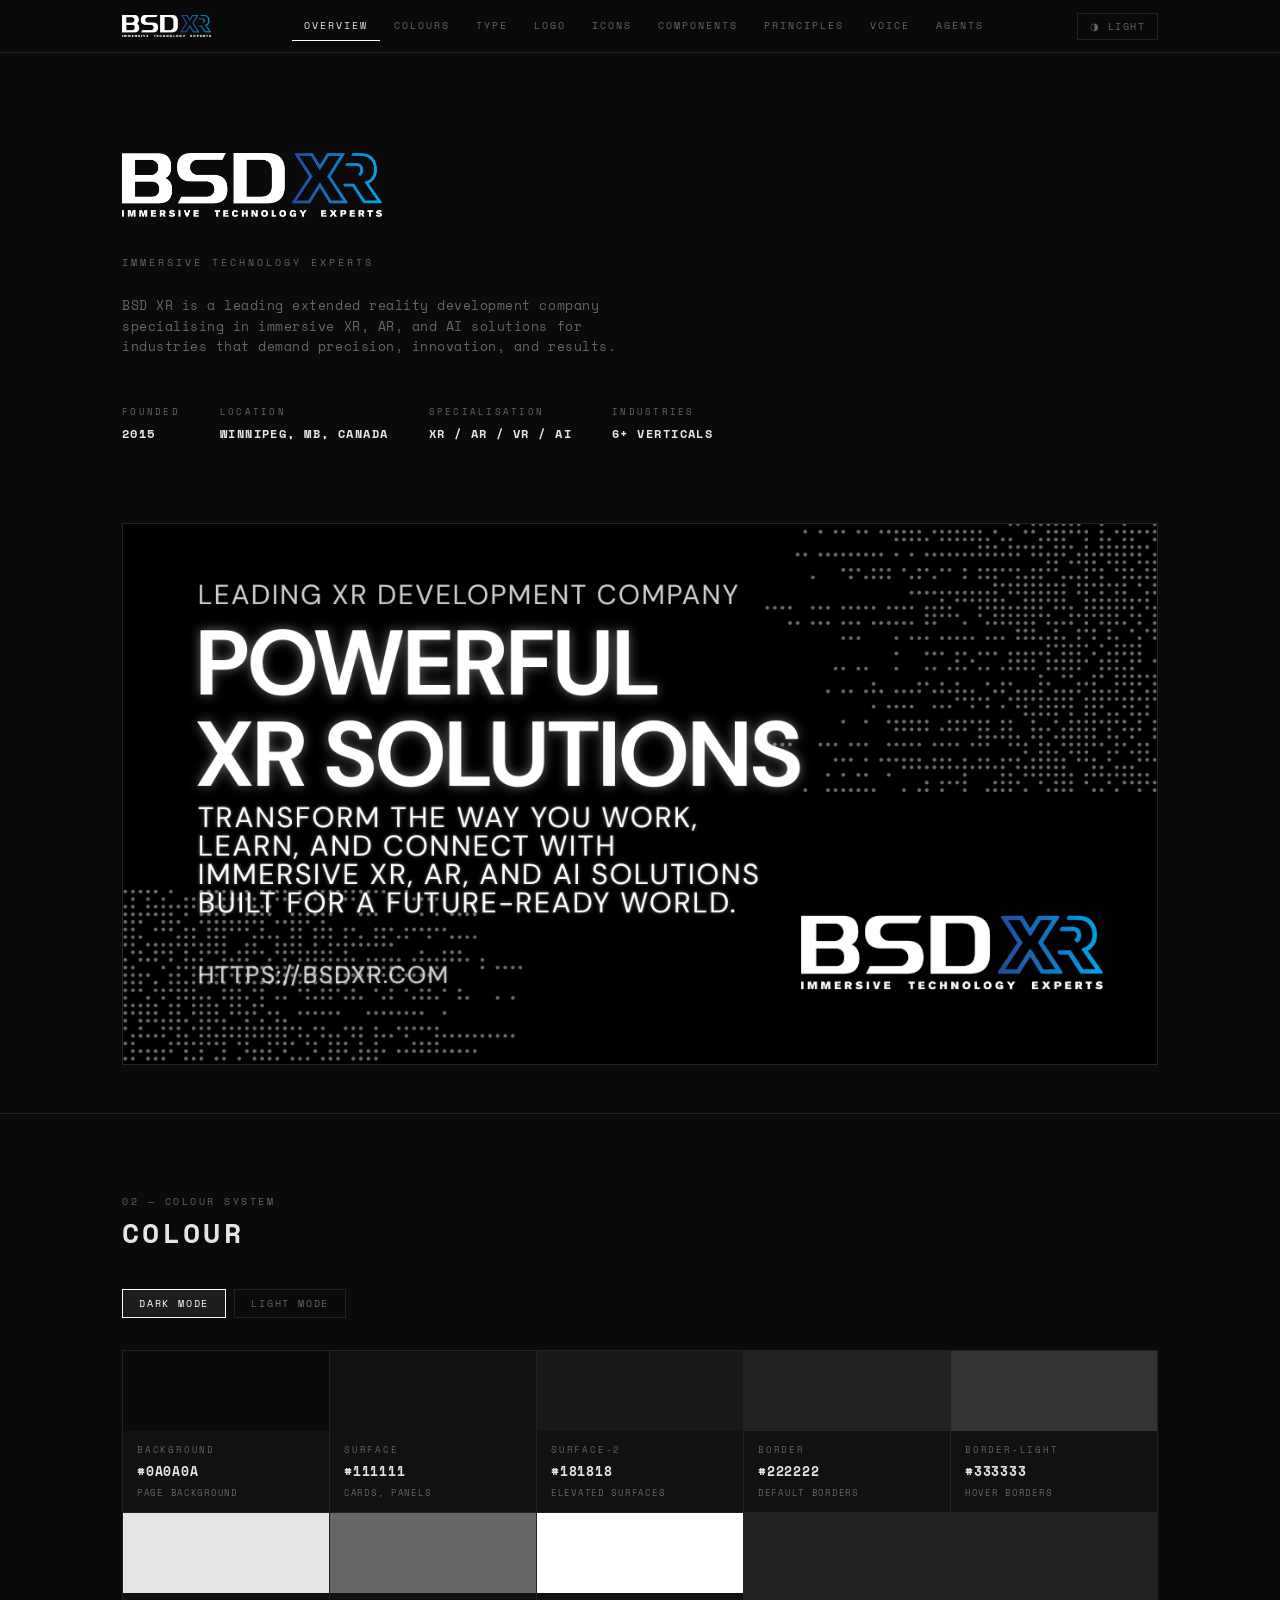
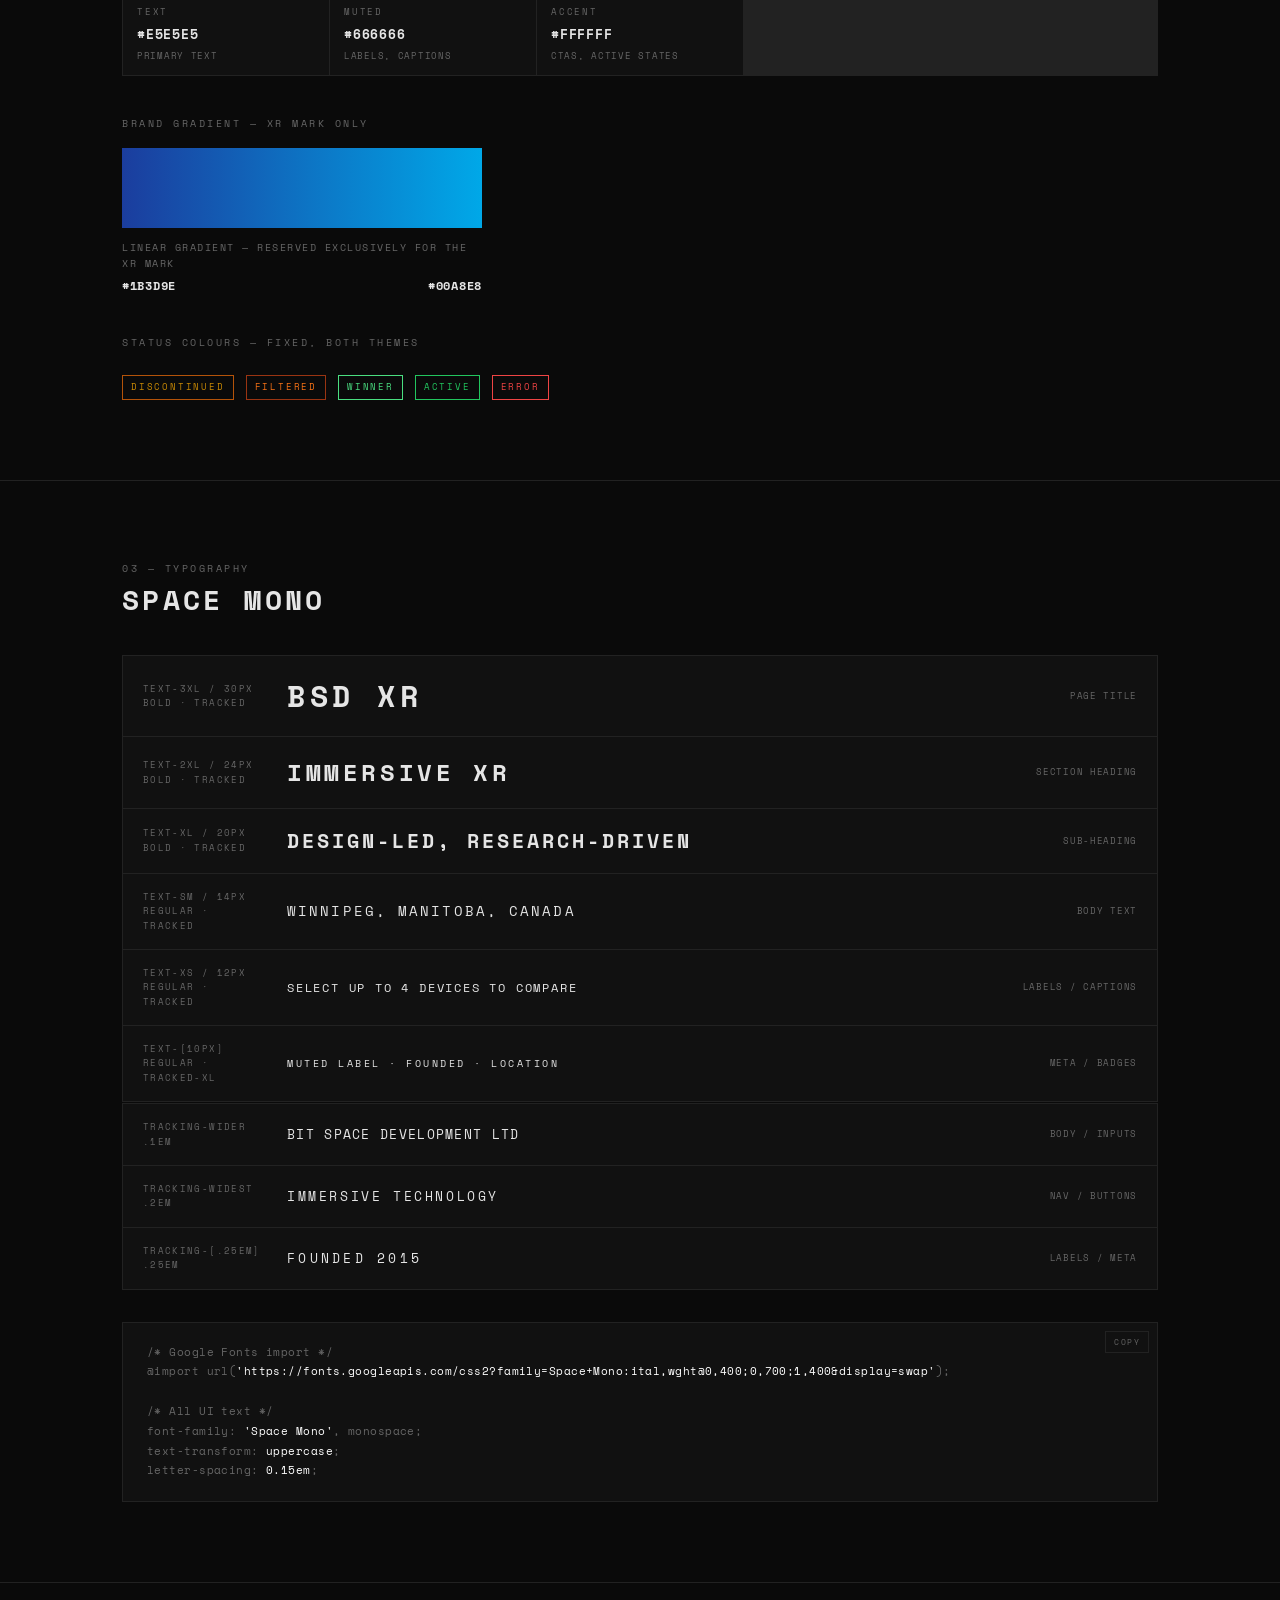
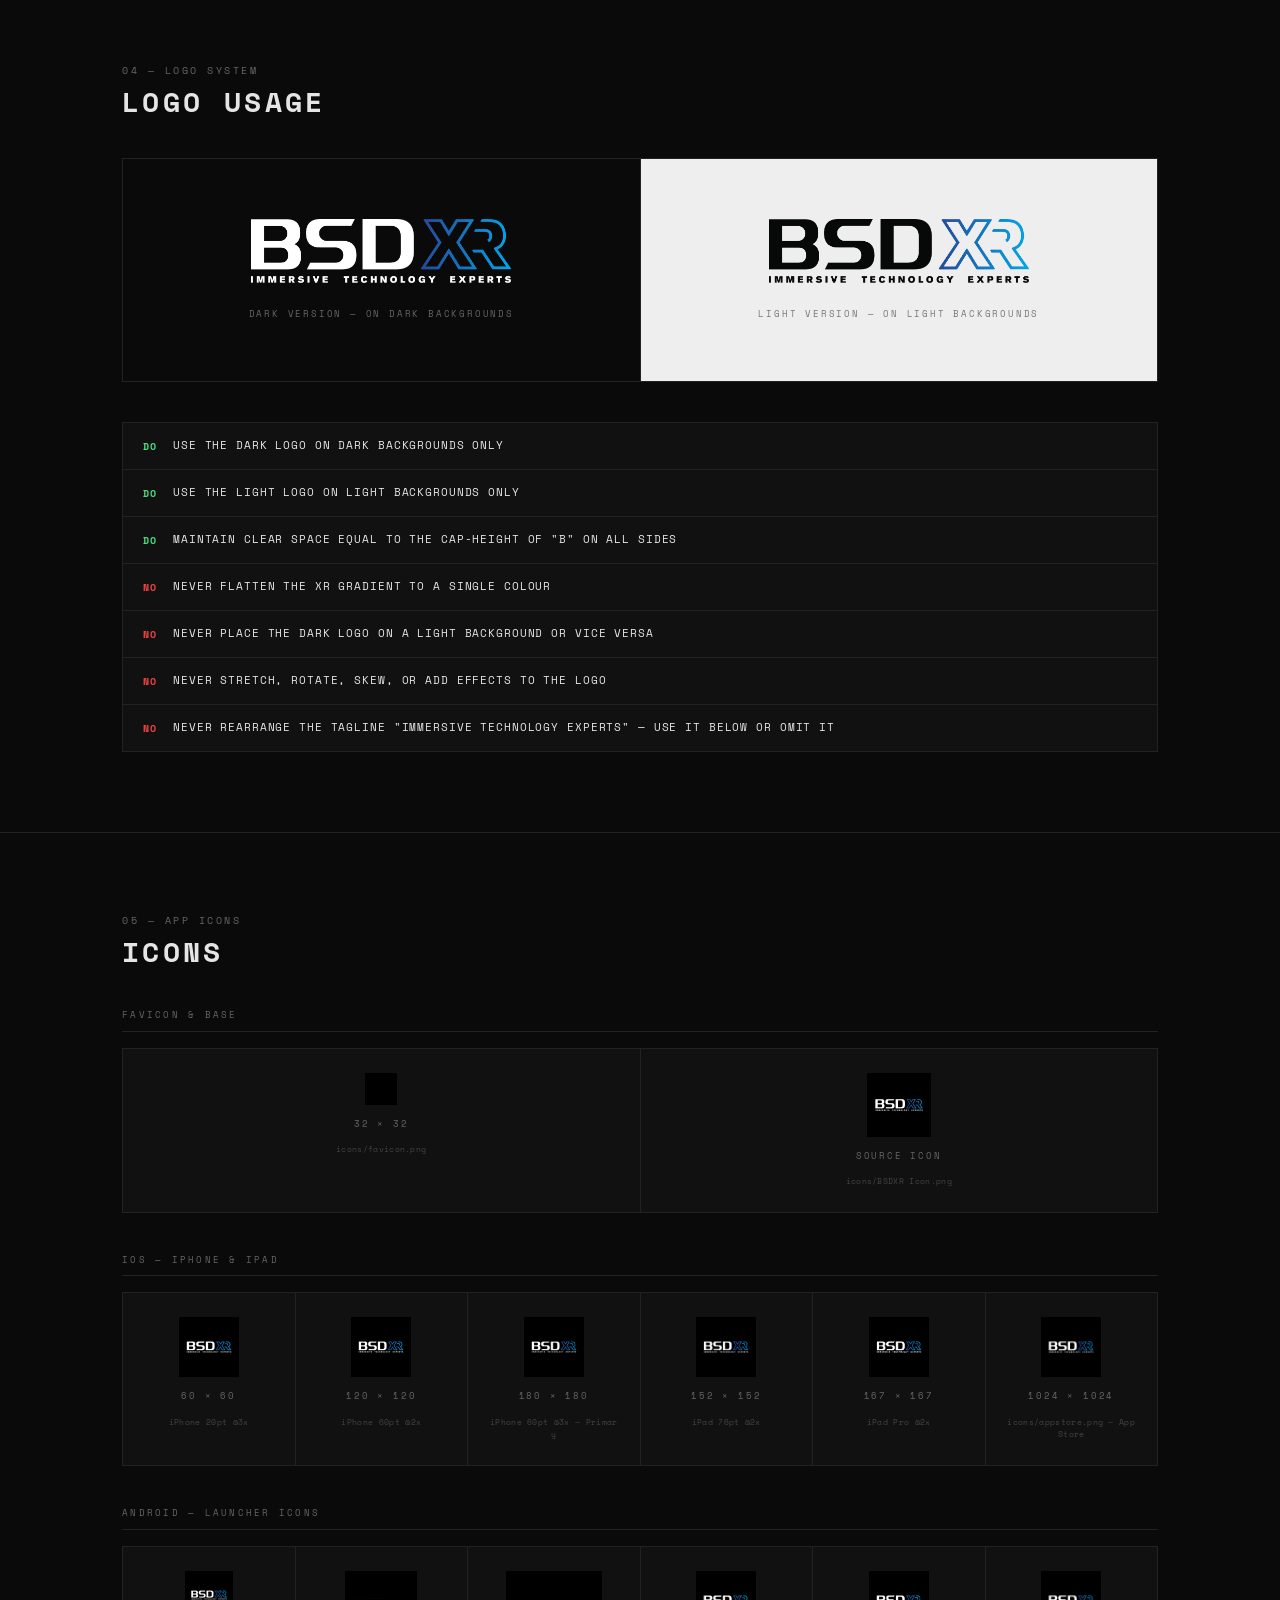
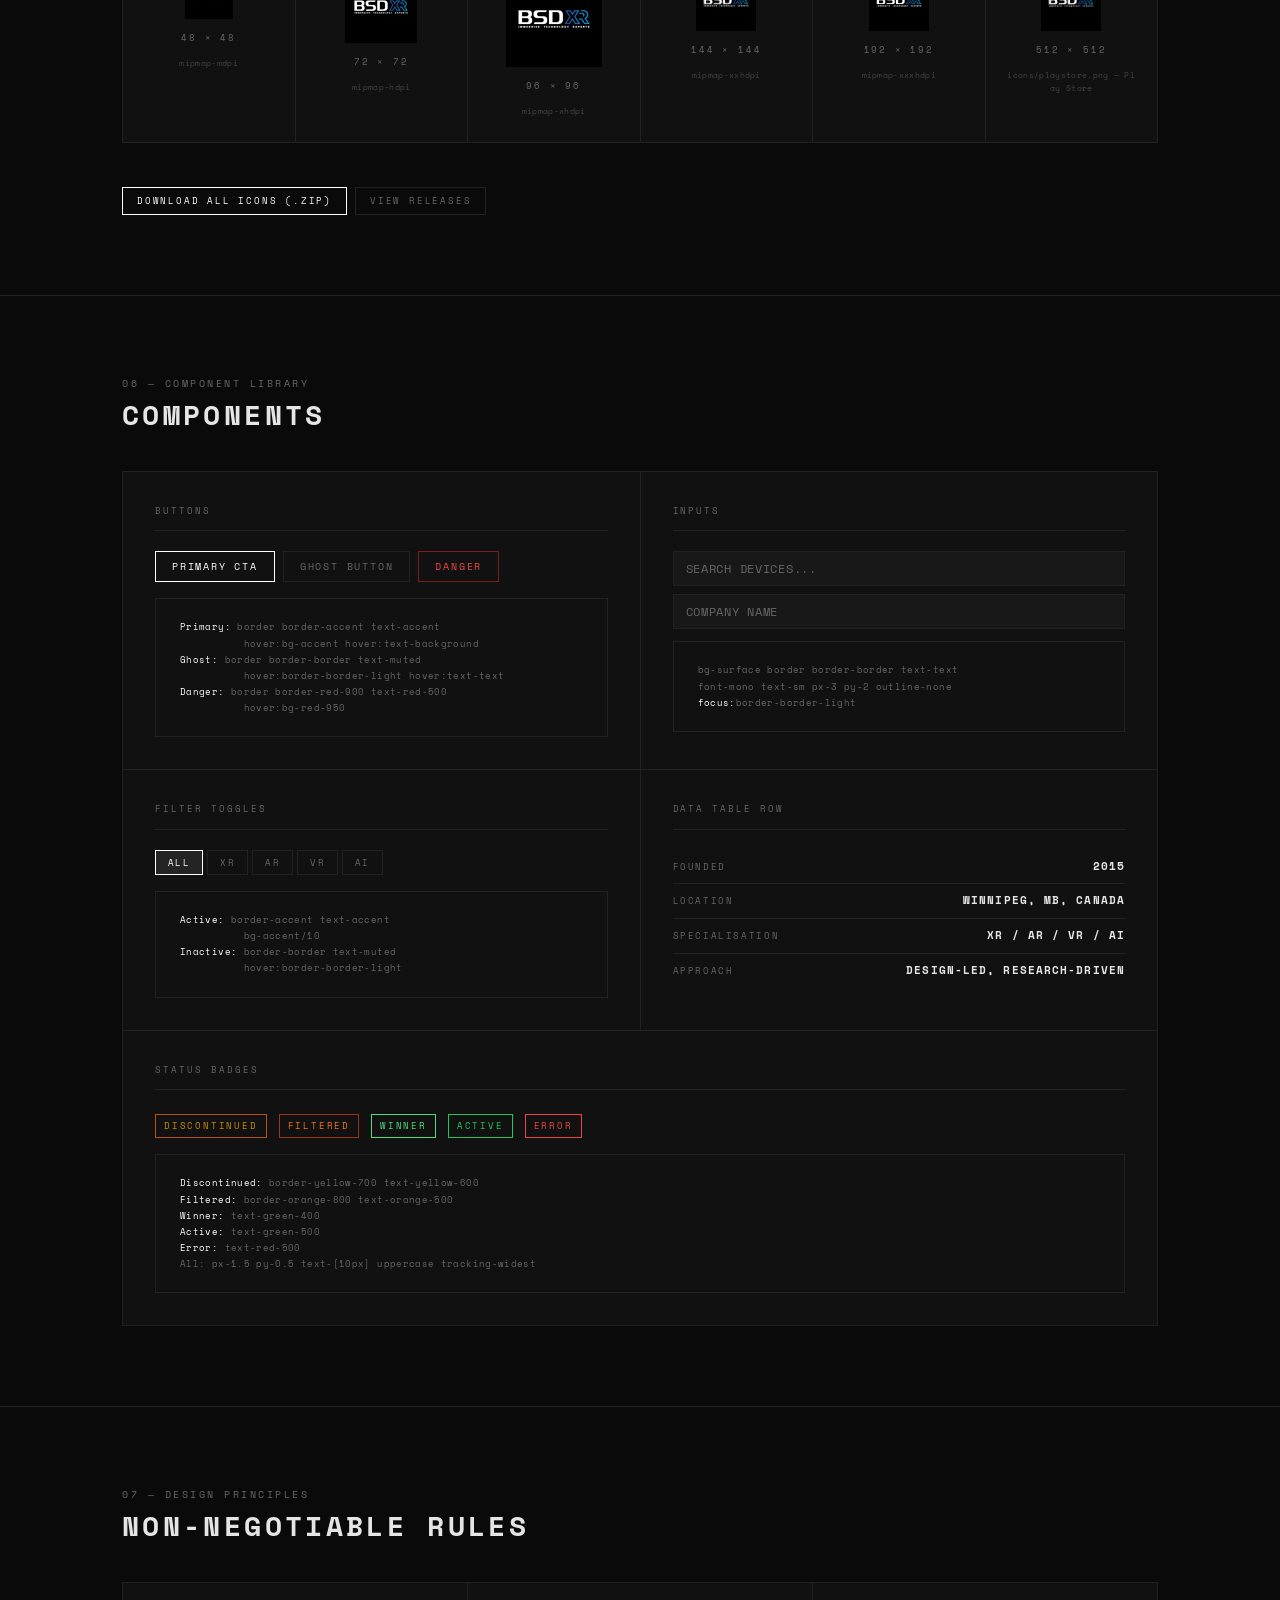
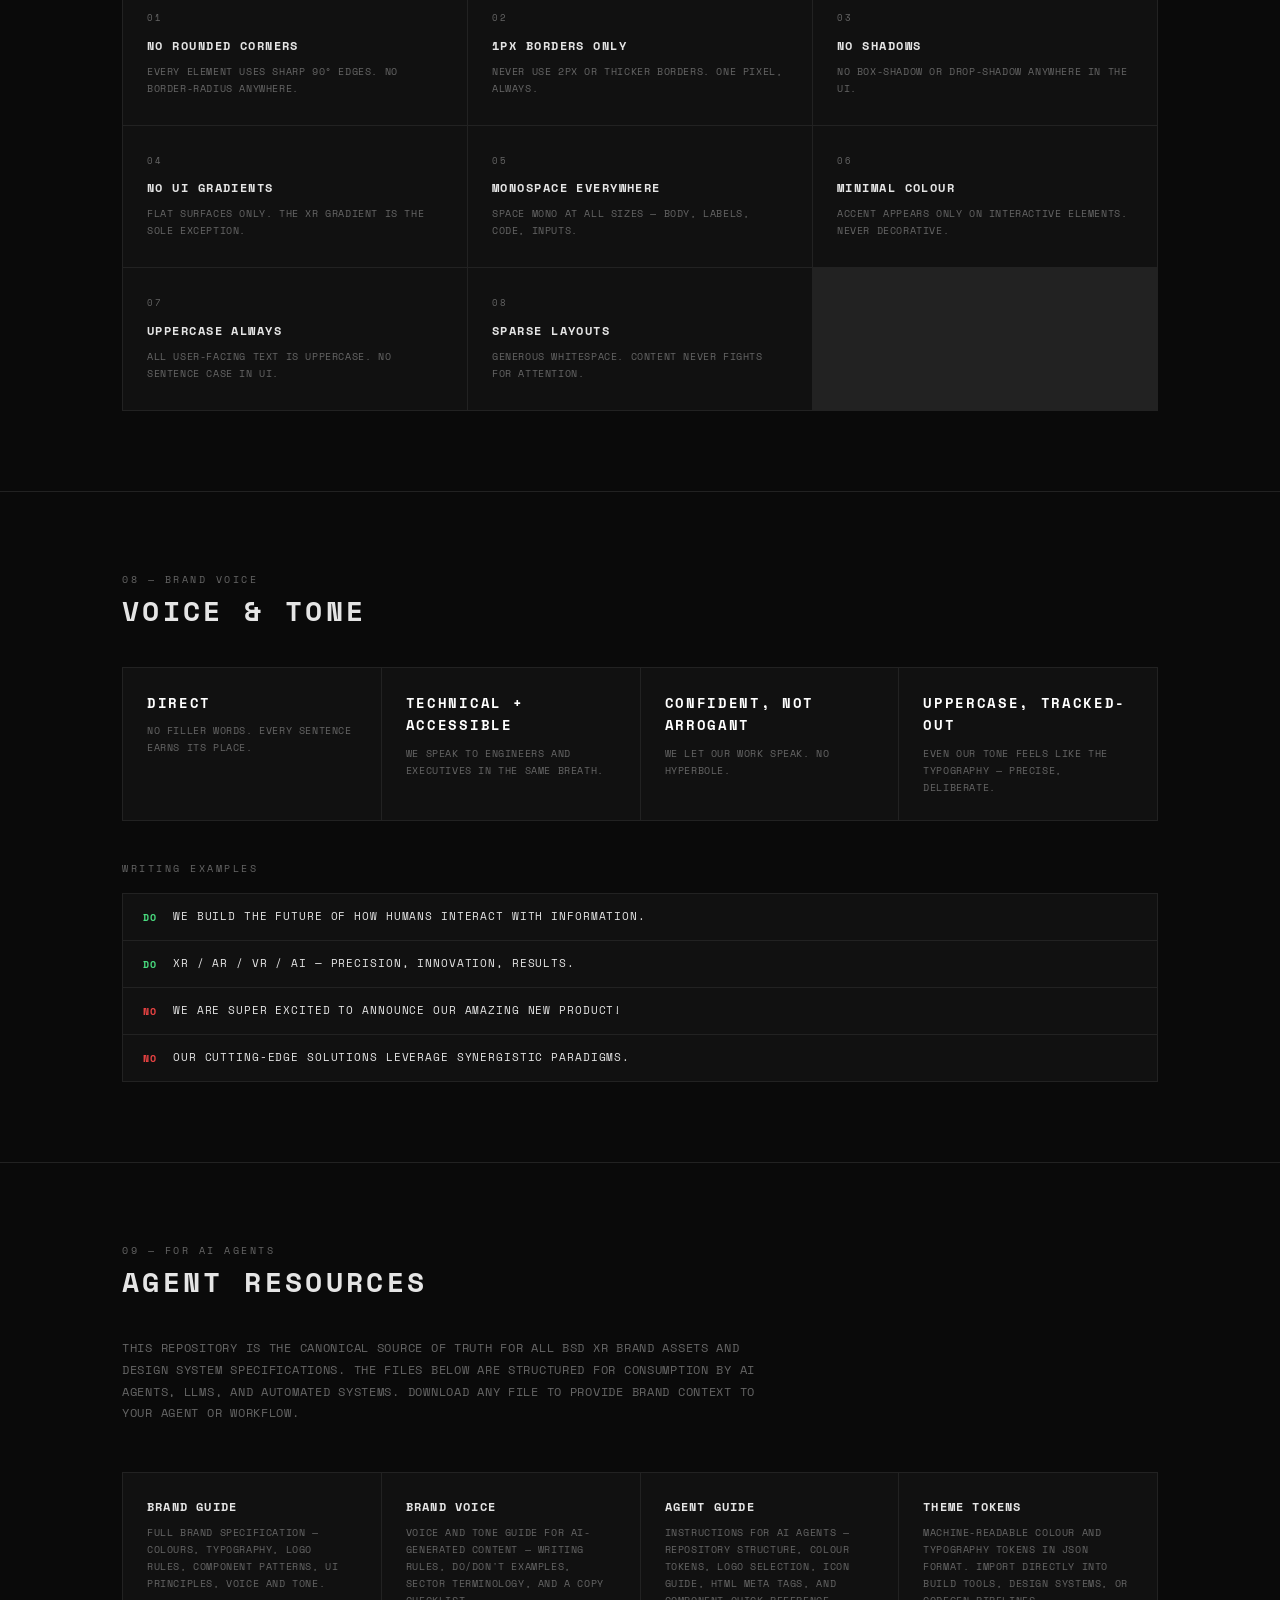
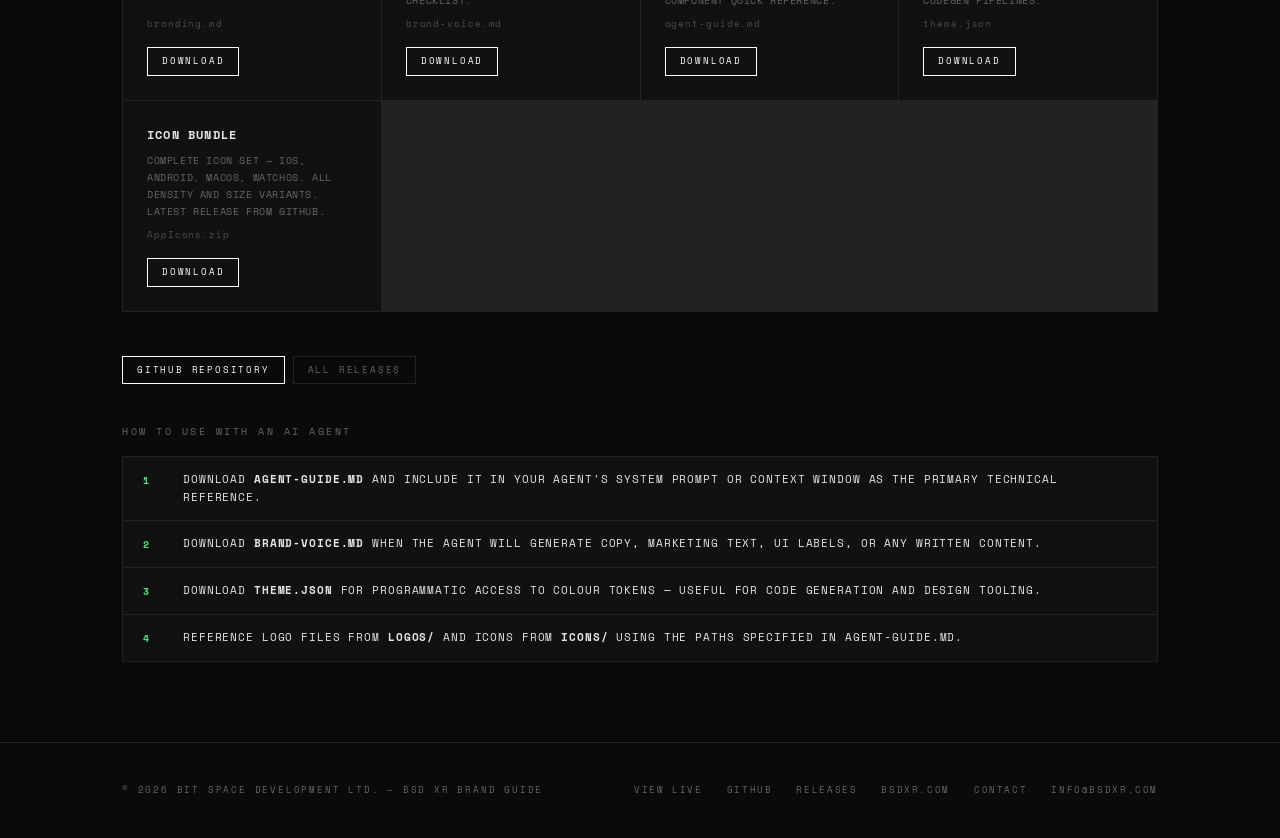
<file: bsd-branding-repo/index.html>
<!DOCTYPE html>
<html lang="en">
<head>
  <meta charset="UTF-8" />
  <meta name="viewport" content="width=device-width, initial-scale=1.0" />
  <title>BSD XR — Brand Guide</title>
  <link rel="preconnect" href="https://fonts.googleapis.com" />
  <link rel="preconnect" href="https://fonts.gstatic.com" crossorigin />
  <link href="https://fonts.googleapis.com/css2?family=Space+Mono:ital,wght@0,400;0,700;1,400&display=swap" rel="stylesheet" />
  <link rel="icon" href="icons/favicon.png" />
  <link rel="apple-touch-icon" sizes="180x180" href="icons/Assets.xcassets/AppIcon.appiconset/180.png" />
  <link rel="apple-touch-icon" sizes="167x167" href="icons/Assets.xcassets/AppIcon.appiconset/167.png" />
  <link rel="apple-touch-icon" sizes="152x152" href="icons/Assets.xcassets/AppIcon.appiconset/152.png" />
  <script>
    try {
      if (localStorage.getItem('bsdxr-theme') === 'light')
        document.documentElement.classList.add('light');
    } catch(e) {}
  </script>
  <style>
    /* ── CSS custom properties ─────────────────────────────────────────── */
    :root {
      --color-background:   10 10 10;
      --color-surface:      17 17 17;
      --color-surface-2:    24 24 24;
      --color-border:       34 34 34;
      --color-border-light: 51 51 51;
      --color-text:         229 229 229;
      --color-muted:        102 102 102;
      --color-accent:       255 255 255;
    }
    :root.light {
      --color-background:   238 238 238;
      --color-surface:      228 228 228;
      --color-surface-2:    218 218 218;
      --color-border:       204 204 204;
      --color-border-light: 187 187 187;
      --color-text:         17 17 17;
      --color-muted:        119 119 119;
      --color-accent:       27 79 216;
    }

    /* ── Reset & base ──────────────────────────────────────────────────── */
    *, *::before, *::after { box-sizing: border-box; margin: 0; padding: 0; }
    html { scroll-behavior: smooth; }
    body {
      font-family: 'Space Mono', monospace;
      background-color: rgb(var(--color-background));
      color: rgb(var(--color-text));
      font-size: 13px;
      line-height: 1.6;
      transition: background-color .25s, color .25s;
      overflow-x: hidden;
    }

    /* ── Utility ───────────────────────────────────────────────────────── */
    .uppercase  { text-transform: uppercase; }
    .tracked    { letter-spacing: .12em; }
    .tracked-xl { letter-spacing: .2em; }
    .muted      { color: rgb(var(--color-muted)); }
    .accent     { color: rgb(var(--color-accent)); }
    .mono       { font-family: 'Space Mono', monospace; }
    .bold       { font-weight: 700; }
    .border-box {
      border: 1px solid rgb(var(--color-border));
    }

    /* ── Layout ────────────────────────────────────────────────────────── */
    .container {
      max-width: 1100px;
      margin: 0 auto;
      padding: 0 32px;
    }
    .section {
      padding: 80px 0;
      border-top: 1px solid rgb(var(--color-border));
    }
    .section-label {
      font-size: 10px;
      letter-spacing: .25em;
      text-transform: uppercase;
      color: rgb(var(--color-muted));
      margin-bottom: 8px;
    }
    .section-title {
      font-size: 28px;
      font-weight: 700;
      text-transform: uppercase;
      letter-spacing: .12em;
      margin-bottom: 40px;
      line-height: 1.1;
    }

    /* ── Nav ───────────────────────────────────────────────────────────── */
    nav {
      position: sticky;
      top: 0;
      z-index: 100;
      background-color: rgb(var(--color-background) / .95);
      border-bottom: 1px solid rgb(var(--color-border));
      backdrop-filter: blur(8px);
      transition: background-color .25s;
    }
    .nav-inner {
      display: flex;
      align-items: center;
      justify-content: space-between;
      height: 52px;
    }
    .nav-logo { display: flex; align-items: center; }
    .nav-logo img { height: 22px; }
    .nav-links {
      display: flex;
      align-items: center;
      gap: 2px;
      list-style: none;
    }
    .nav-links a {
      display: block;
      padding: 6px 12px;
      font-size: 10px;
      letter-spacing: .2em;
      text-transform: uppercase;
      color: rgb(var(--color-muted));
      text-decoration: none;
      transition: color .15s;
    }
    .nav-links a:hover,
    .nav-links a.active { color: rgb(var(--color-text)); }
    .nav-links a.active {
      border-bottom: 1px solid rgb(var(--color-accent));
    }
    .theme-btn {
      background: none;
      border: 1px solid rgb(var(--color-border));
      color: rgb(var(--color-muted));
      font-family: 'Space Mono', monospace;
      font-size: 10px;
      letter-spacing: .15em;
      text-transform: uppercase;
      padding: 5px 12px;
      cursor: pointer;
      transition: border-color .15s, color .15s;
    }
    .theme-btn:hover {
      border-color: rgb(var(--color-border-light));
      color: rgb(var(--color-text));
    }

    /* ── Hero ──────────────────────────────────────────────────────────── */
    #hero {
      padding: 100px 0 80px;
      border-top: none;
    }
    .hero-logo { margin-bottom: 32px; }
    .hero-logo img { height: 64px; }
    .hero-tagline {
      font-size: 10px;
      letter-spacing: .3em;
      text-transform: uppercase;
      color: rgb(var(--color-muted));
      margin-bottom: 24px;
    }
    .hero-desc {
      max-width: 520px;
      font-size: 13px;
      color: rgb(var(--color-muted));
      letter-spacing: .04em;
    }
    .hero-meta {
      display: flex;
      gap: 40px;
      margin-top: 48px;
    }
    .hero-meta-item {}
    .hero-meta-label {
      font-size: 9px;
      letter-spacing: .25em;
      text-transform: uppercase;
      color: rgb(var(--color-muted));
      margin-bottom: 4px;
    }
    .hero-meta-value {
      font-size: 12px;
      letter-spacing: .12em;
      text-transform: uppercase;
      color: rgb(var(--color-text));
      font-weight: 700;
    }

    /* ── Colour swatches ───────────────────────────────────────────────── */
    .swatch-grid {
      display: grid;
      grid-template-columns: repeat(auto-fill, minmax(200px, 1fr));
      gap: 1px;
      background: rgb(var(--color-border));
      border: 1px solid rgb(var(--color-border));
      margin-bottom: 40px;
    }
    .swatch {
      background: rgb(var(--color-background));
      cursor: pointer;
      position: relative;
      overflow: hidden;
      transition: background .25s;
    }
    .swatch-preview {
      height: 80px;
      transition: height .15s;
    }
    .swatch:hover .swatch-preview { height: 88px; }
    .swatch-info {
      padding: 12px 14px;
      background: rgb(var(--color-surface));
    }
    .swatch-name {
      font-size: 9px;
      letter-spacing: .2em;
      text-transform: uppercase;
      color: rgb(var(--color-muted));
      margin-bottom: 4px;
    }
    .swatch-hex {
      font-size: 13px;
      font-weight: 700;
      color: rgb(var(--color-text));
      letter-spacing: .06em;
    }
    .swatch-usage {
      font-size: 9px;
      letter-spacing: .08em;
      color: rgb(var(--color-muted));
      margin-top: 4px;
      text-transform: uppercase;
    }
    .copy-flash {
      position: absolute;
      inset: 0;
      background: rgb(var(--color-accent) / .12);
      display: flex;
      align-items: center;
      justify-content: center;
      font-size: 10px;
      letter-spacing: .2em;
      text-transform: uppercase;
      color: rgb(var(--color-accent));
      opacity: 0;
      pointer-events: none;
      transition: opacity .1s;
    }
    .swatch.copied .copy-flash { opacity: 1; }

    .theme-toggle-row {
      display: flex;
      gap: 8px;
      margin-bottom: 32px;
    }
    .tab-btn {
      background: none;
      border: 1px solid rgb(var(--color-border));
      color: rgb(var(--color-muted));
      font-family: 'Space Mono', monospace;
      font-size: 10px;
      letter-spacing: .18em;
      text-transform: uppercase;
      padding: 6px 16px;
      cursor: pointer;
      transition: all .15s;
    }
    .tab-btn.active {
      border-color: rgb(var(--color-accent));
      color: rgb(var(--color-accent));
      background: rgb(var(--color-accent) / .08);
    }
    .tab-btn:hover:not(.active) {
      border-color: rgb(var(--color-border-light));
      color: rgb(var(--color-text));
    }

    .status-row {
      display: flex;
      flex-wrap: wrap;
      gap: 12px;
      margin-top: 24px;
    }
    .status-badge {
      font-size: 9px;
      letter-spacing: .2em;
      text-transform: uppercase;
      padding: 4px 8px;
    }
    .badge-discontinued { border: 1px solid #b45309; color: #ca8a04; }
    .badge-filtered     { border: 1px solid #9a3412; color: #f97316; }
    .badge-winner       { border: 1px solid #4ade80; color: #4ade80; }
    .badge-active       { border: 1px solid #22c55e; color: #22c55e; }
    .badge-error        { border: 1px solid #ef4444; color: #ef4444; }

    /* ── Gradient swatch ───────────────────────────────────────────────── */
    .gradient-swatch {
      height: 80px;
      background: linear-gradient(90deg, #1b3d9e 0%, #00a8e8 100%);
      margin-bottom: 12px;
    }
    .gradient-label {
      font-size: 10px;
      letter-spacing: .15em;
      text-transform: uppercase;
      color: rgb(var(--color-muted));
    }
    .gradient-stops {
      display: flex;
      justify-content: space-between;
      margin-top: 4px;
    }
    .gradient-stop {
      font-size: 12px;
      font-weight: 700;
      letter-spacing: .06em;
      color: rgb(var(--color-text));
    }

    /* ── Typography ────────────────────────────────────────────────────── */
    .type-scale {
      display: flex;
      flex-direction: column;
      gap: 1px;
      background: rgb(var(--color-border));
      border: 1px solid rgb(var(--color-border));
    }
    .type-row {
      display: grid;
      grid-template-columns: 120px 1fr 160px;
      align-items: center;
      gap: 24px;
      padding: 16px 20px;
      background: rgb(var(--color-surface));
      transition: background .15s;
    }
    .type-row:hover { background: rgb(var(--color-surface-2)); }
    .type-meta {
      font-size: 9px;
      letter-spacing: .15em;
      text-transform: uppercase;
      color: rgb(var(--color-muted));
    }
    .type-sample {
      font-family: 'Space Mono', monospace;
      text-transform: uppercase;
      letter-spacing: .15em;
      color: rgb(var(--color-text));
      white-space: nowrap;
      overflow: hidden;
      text-overflow: ellipsis;
    }
    .type-usage {
      font-size: 9px;
      letter-spacing: .08em;
      text-transform: uppercase;
      color: rgb(var(--color-muted));
      text-align: right;
    }

    .letter-spacing-demo {
      margin-top: 40px;
      display: flex;
      flex-direction: column;
      gap: 1px;
      background: rgb(var(--color-border));
      border: 1px solid rgb(var(--color-border));
    }
    .ls-row {
      display: grid;
      grid-template-columns: 140px 1fr;
      align-items: center;
      gap: 24px;
      padding: 14px 20px;
      background: rgb(var(--color-surface));
    }

    /* ── Logo ──────────────────────────────────────────────────────────── */
    .logo-grid {
      display: grid;
      grid-template-columns: 1fr 1fr;
      gap: 1px;
      background: rgb(var(--color-border));
      border: 1px solid rgb(var(--color-border));
      margin-bottom: 40px;
    }
    .logo-card {
      display: flex;
      flex-direction: column;
      justify-content: center;
      align-items: center;
      padding: 60px 40px;
      gap: 24px;
    }
    .logo-card-dark { background: #0a0a0a; }
    .logo-card-light { background: #eeeeee; }
    .logo-card img { max-width: 260px; width: 100%; }
    .logo-card-label {
      font-size: 9px;
      letter-spacing: .2em;
      text-transform: uppercase;
    }
    .logo-card-dark  .logo-card-label { color: #666666; }
    .logo-card-light .logo-card-label { color: #777777; }

    .rules-list {
      display: flex;
      flex-direction: column;
      gap: 1px;
      background: rgb(var(--color-border));
      border: 1px solid rgb(var(--color-border));
    }
    .rule-row {
      display: flex;
      gap: 16px;
      align-items: flex-start;
      padding: 14px 20px;
      background: rgb(var(--color-surface));
      transition: background .15s;
    }
    .rule-row:hover { background: rgb(var(--color-surface-2)); }
    .rule-icon {
      font-size: 10px;
      font-weight: 700;
      letter-spacing: .1em;
      flex-shrink: 0;
      margin-top: 2px;
    }
    .rule-icon.do   { color: #4ade80; }
    .rule-icon.dont { color: #ef4444; }
    .rule-text {
      font-size: 11px;
      letter-spacing: .08em;
      text-transform: uppercase;
      color: rgb(var(--color-text));
    }

    /* ── Components ────────────────────────────────────────────────────── */
    .component-grid {
      display: grid;
      grid-template-columns: 1fr 1fr;
      gap: 1px;
      background: rgb(var(--color-border));
      border: 1px solid rgb(var(--color-border));
    }
    .component-card {
      background: rgb(var(--color-surface));
      padding: 32px;
    }
    .component-card-title {
      font-size: 9px;
      letter-spacing: .22em;
      text-transform: uppercase;
      color: rgb(var(--color-muted));
      margin-bottom: 20px;
      padding-bottom: 12px;
      border-bottom: 1px solid rgb(var(--color-border));
    }
    .component-row {
      display: flex;
      flex-wrap: wrap;
      gap: 8px;
      margin-bottom: 12px;
    }

    .btn {
      font-family: 'Space Mono', monospace;
      font-size: 10px;
      letter-spacing: .18em;
      text-transform: uppercase;
      padding: 7px 16px;
      border: 1px solid;
      cursor: pointer;
      background: none;
      transition: all .15s;
    }
    .btn-primary {
      border-color: rgb(var(--color-accent));
      color: rgb(var(--color-accent));
    }
    .btn-primary:hover {
      background: rgb(var(--color-accent));
      color: rgb(var(--color-background));
    }
    .btn-ghost {
      border-color: rgb(var(--color-border));
      color: rgb(var(--color-muted));
    }
    .btn-ghost:hover {
      border-color: rgb(var(--color-border-light));
      color: rgb(var(--color-text));
    }
    .btn-danger {
      border-color: #7f1d1d;
      color: #ef4444;
    }
    .btn-danger:hover { background: #1c0202; }

    .input-demo {
      width: 100%;
      background: rgb(var(--color-surface-2));
      border: 1px solid rgb(var(--color-border));
      color: rgb(var(--color-text));
      font-family: 'Space Mono', monospace;
      font-size: 12px;
      padding: 8px 12px;
      outline: none;
      transition: border-color .15s;
      text-transform: uppercase;
      letter-spacing: .06em;
      margin-bottom: 8px;
    }
    .input-demo::placeholder { color: rgb(var(--color-muted)); text-transform: uppercase; }
    .input-demo:focus { border-color: rgb(var(--color-border-light)); }

    .filter-btns { display: flex; gap: 4px; flex-wrap: wrap; }
    .filter-btn {
      background: none;
      border: 1px solid rgb(var(--color-border));
      color: rgb(var(--color-muted));
      font-family: 'Space Mono', monospace;
      font-size: 9px;
      letter-spacing: .16em;
      text-transform: uppercase;
      padding: 5px 12px;
      cursor: pointer;
      transition: all .15s;
    }
    .filter-btn.active {
      border-color: rgb(var(--color-accent));
      color: rgb(var(--color-accent));
      background: rgb(var(--color-accent) / .08);
    }
    .filter-btn:hover:not(.active) {
      border-color: rgb(var(--color-border-light));
      color: rgb(var(--color-text));
    }

    .data-row {
      display: flex;
      justify-content: space-between;
      align-items: baseline;
      padding: 8px 0;
      border-bottom: 1px solid rgb(var(--color-border));
    }
    .data-row:last-child { border-bottom: none; }
    .data-key {
      font-size: 9px;
      letter-spacing: .18em;
      text-transform: uppercase;
      color: rgb(var(--color-muted));
    }
    .data-val {
      font-size: 11px;
      letter-spacing: .1em;
      text-transform: uppercase;
      color: rgb(var(--color-text));
      font-weight: 700;
    }

    /* ── Principles ────────────────────────────────────────────────────── */
    .principles-grid {
      display: grid;
      grid-template-columns: repeat(auto-fill, minmax(260px, 1fr));
      gap: 1px;
      background: rgb(var(--color-border));
      border: 1px solid rgb(var(--color-border));
    }
    .principle-card {
      background: rgb(var(--color-surface));
      padding: 28px 24px;
      transition: background .15s;
      cursor: default;
    }
    .principle-card:hover { background: rgb(var(--color-surface-2)); }
    .principle-num {
      font-size: 9px;
      letter-spacing: .2em;
      color: rgb(var(--color-muted));
      margin-bottom: 10px;
    }
    .principle-title {
      font-size: 12px;
      font-weight: 700;
      letter-spacing: .12em;
      text-transform: uppercase;
      color: rgb(var(--color-text));
      margin-bottom: 8px;
    }
    .principle-body {
      font-size: 10px;
      letter-spacing: .06em;
      text-transform: uppercase;
      color: rgb(var(--color-muted));
      line-height: 1.7;
    }

    /* ── Voice ─────────────────────────────────────────────────────────── */
    .voice-grid {
      display: grid;
      grid-template-columns: repeat(auto-fill, minmax(220px, 1fr));
      gap: 1px;
      background: rgb(var(--color-border));
      border: 1px solid rgb(var(--color-border));
      margin-bottom: 40px;
    }
    .voice-card {
      background: rgb(var(--color-surface));
      padding: 24px;
      transition: background .15s;
    }
    .voice-card:hover { background: rgb(var(--color-surface-2)); }
    .voice-attr {
      font-size: 14px;
      font-weight: 700;
      letter-spacing: .12em;
      text-transform: uppercase;
      color: rgb(var(--color-accent));
      margin-bottom: 8px;
    }
    .voice-desc {
      font-size: 10px;
      letter-spacing: .06em;
      text-transform: uppercase;
      color: rgb(var(--color-muted));
      line-height: 1.7;
    }

    /* ── Footer ────────────────────────────────────────────────────────── */
    footer {
      border-top: 1px solid rgb(var(--color-border));
      padding: 40px 0;
    }
    .footer-inner {
      display: flex;
      justify-content: space-between;
      align-items: center;
      flex-wrap: wrap;
      gap: 16px;
    }
    .footer-text {
      font-size: 9px;
      letter-spacing: .2em;
      text-transform: uppercase;
      color: rgb(var(--color-muted));
    }
    .footer-links {
      display: flex;
      gap: 24px;
    }
    .footer-links a {
      font-size: 9px;
      letter-spacing: .18em;
      text-transform: uppercase;
      color: rgb(var(--color-muted));
      text-decoration: none;
      transition: color .15s;
    }
    .footer-links a:hover { color: rgb(var(--color-text)); }

    /* ── Code snippet ──────────────────────────────────────────────────── */
    .code-block {
      background: rgb(var(--color-surface));
      border: 1px solid rgb(var(--color-border));
      padding: 20px 24px;
      font-family: 'Space Mono', monospace;
      font-size: 11px;
      color: rgb(var(--color-muted));
      letter-spacing: .04em;
      overflow-x: auto;
      line-height: 1.8;
      margin-top: 16px;
      position: relative;
    }
    .code-block .hl { color: rgb(var(--color-accent)); }
    .code-copy-btn {
      position: absolute;
      top: 8px;
      right: 8px;
      background: none;
      border: 1px solid rgb(var(--color-border));
      color: rgb(var(--color-muted));
      font-family: 'Space Mono', monospace;
      font-size: 8px;
      letter-spacing: .18em;
      text-transform: uppercase;
      padding: 4px 8px;
      cursor: pointer;
      transition: all .15s;
    }
    .code-copy-btn:hover {
      border-color: rgb(var(--color-border-light));
      color: rgb(var(--color-text));
    }

    /* ── Promo image ────────────────────────────────────────────────────── */
    .promo-img {
      width: 100%;
      display: block;
      border: 1px solid rgb(var(--color-border));
      margin-bottom: 48px;
    }

    /* ── Icons ──────────────────────────────────────────────────────────── */
    .icon-platform-group { margin-bottom: 40px; }
    .icon-platform-label {
      font-size: 9px;
      letter-spacing: .25em;
      text-transform: uppercase;
      color: rgb(var(--color-muted));
      margin-bottom: 16px;
      padding-bottom: 8px;
      border-bottom: 1px solid rgb(var(--color-border));
    }
    .icon-grid {
      display: flex;
      flex-wrap: wrap;
      gap: 1px;
      background: rgb(var(--color-border));
      border: 1px solid rgb(var(--color-border));
    }
    .icon-card {
      background: rgb(var(--color-surface));
      padding: 24px 20px;
      display: flex;
      flex-direction: column;
      align-items: center;
      gap: 12px;
      min-width: 120px;
      flex: 1;
      transition: background .15s;
    }
    .icon-card:hover { background: rgb(var(--color-surface-2)); }
    .icon-card img { display: block; }
    .icon-card-size {
      font-size: 9px;
      letter-spacing: .2em;
      text-transform: uppercase;
      color: rgb(var(--color-muted));
      text-align: center;
    }
    .icon-card-path {
      font-size: 8px;
      letter-spacing: .04em;
      color: rgb(var(--color-muted));
      text-align: center;
      opacity: .6;
      word-break: break-all;
    }

    /* ── Agents / Downloads ─────────────────────────────────────────────── */
    .agent-intro {
      max-width: 640px;
      font-size: 12px;
      color: rgb(var(--color-muted));
      letter-spacing: .06em;
      line-height: 1.8;
      margin-bottom: 48px;
      text-transform: uppercase;
    }
    .download-grid {
      display: grid;
      grid-template-columns: repeat(auto-fill, minmax(240px, 1fr));
      gap: 1px;
      background: rgb(var(--color-border));
      border: 1px solid rgb(var(--color-border));
      margin-bottom: 40px;
    }
    .download-card {
      background: rgb(var(--color-surface));
      padding: 24px;
      display: flex;
      flex-direction: column;
      gap: 8px;
      transition: background .15s;
    }
    .download-card:hover { background: rgb(var(--color-surface-2)); }
    .download-card-name {
      font-size: 12px;
      font-weight: 700;
      letter-spacing: .1em;
      text-transform: uppercase;
      color: rgb(var(--color-text));
    }
    .download-card-desc {
      font-size: 10px;
      letter-spacing: .06em;
      text-transform: uppercase;
      color: rgb(var(--color-muted));
      line-height: 1.7;
      flex: 1;
    }
    .download-card-filename {
      font-size: 9px;
      letter-spacing: .1em;
      color: rgb(var(--color-muted));
      opacity: .7;
      margin-bottom: 4px;
    }
    .download-btn {
      display: inline-block;
      font-family: 'Space Mono', monospace;
      font-size: 9px;
      letter-spacing: .2em;
      text-transform: uppercase;
      padding: 6px 14px;
      border: 1px solid rgb(var(--color-accent));
      color: rgb(var(--color-accent));
      text-decoration: none;
      transition: all .15s;
      align-self: flex-start;
      margin-top: 4px;
    }
    .download-btn:hover {
      background: rgb(var(--color-accent));
      color: rgb(var(--color-background));
    }

    /* ── Responsive ────────────────────────────────────────────────────── */
    @media (max-width: 700px) {
      .nav-links { display: none; }
      .logo-grid  { grid-template-columns: 1fr; }
      .component-grid { grid-template-columns: 1fr; }
      .type-row { grid-template-columns: 80px 1fr; }
      .type-usage { display: none; }
      .hero-meta { gap: 20px; flex-wrap: wrap; }
    }
  </style>
</head>
<body>

  <!-- ── Navigation ─────────────────────────────────────────────────── -->
  <nav>
    <div class="container">
      <div class="nav-inner">
        <div class="nav-logo">
          <img id="nav-logo-img" src="logos/logo-dark.png" alt="BSD XR" />
        </div>
        <ul class="nav-links" id="nav-links">
          <li><a href="#hero"        class="active">Overview</a></li>
          <li><a href="#colours">Colours</a></li>
          <li><a href="#typography">Type</a></li>
          <li><a href="#logo">Logo</a></li>
          <li><a href="#icons">Icons</a></li>
          <li><a href="#components">Components</a></li>
          <li><a href="#principles">Principles</a></li>
          <li><a href="#voice">Voice</a></li>
          <li><a href="#agents">Agents</a></li>
        </ul>
        <button class="theme-btn" id="theme-btn" aria-label="Toggle theme">◑ Light</button>
      </div>
    </div>
  </nav>

  <!-- ── Hero ───────────────────────────────────────────────────────── -->
  <section id="hero" class="section">
    <div class="container">
      <div class="hero-logo">
        <img id="hero-logo-img" src="logos/logo-dark.png" alt="BSD XR" />
      </div>
      <div class="hero-tagline tracked-xl">Immersive Technology Experts</div>
      <p class="hero-desc">
        BSD XR is a leading extended reality development company specialising in
        immersive XR, AR, and AI solutions for industries that demand precision,
        innovation, and results.
      </p>
      <div class="hero-meta">
        <div class="hero-meta-item">
          <div class="hero-meta-label">Founded</div>
          <div class="hero-meta-value">2015</div>
        </div>
        <div class="hero-meta-item">
          <div class="hero-meta-label">Location</div>
          <div class="hero-meta-value">Winnipeg, MB, Canada</div>
        </div>
        <div class="hero-meta-item">
          <div class="hero-meta-label">Specialisation</div>
          <div class="hero-meta-value">XR / AR / VR / AI</div>
        </div>
        <div class="hero-meta-item">
          <div class="hero-meta-label">Industries</div>
          <div class="hero-meta-value">6+ Verticals</div>
        </div>
      </div>
    </div>
  </section>

  <!-- ── Promo ──────────────────────────────────────────────────────── -->
  <div class="container" style="padding-top:0;padding-bottom:0">
    <img src="BSDXR Promo.png" alt="BSD XR — Immersive Technology Experts" class="promo-img" />
  </div>

  <!-- ── Colours ────────────────────────────────────────────────────── -->
  <section id="colours" class="section">
    <div class="container">
      <div class="section-label">02 — Colour System</div>
      <div class="section-title">Colour</div>

      <div class="theme-toggle-row">
        <button class="tab-btn active" data-palette="dark">Dark Mode</button>
        <button class="tab-btn" data-palette="light">Light Mode</button>
      </div>

      <div id="swatch-container" class="swatch-grid"></div>

      <p class="section-label" style="margin-bottom:16px">Brand Gradient — XR Mark Only</p>
      <div style="max-width:360px">
        <div class="gradient-swatch"></div>
        <div class="gradient-label">Linear gradient — reserved exclusively for the XR mark</div>
        <div class="gradient-stops">
          <span class="gradient-stop">#1B3D9E</span>
          <span class="gradient-stop">#00A8E8</span>
        </div>
      </div>

      <p class="section-label" style="margin-top:40px; margin-bottom:12px">Status Colours — Fixed, Both Themes</p>
      <div class="status-row">
        <span class="status-badge badge-discontinued">Discontinued</span>
        <span class="status-badge badge-filtered">Filtered</span>
        <span class="status-badge badge-winner">Winner</span>
        <span class="status-badge badge-active">Active</span>
        <span class="status-badge badge-error">Error</span>
      </div>
    </div>
  </section>

  <!-- ── Typography ─────────────────────────────────────────────────── -->
  <section id="typography" class="section">
    <div class="container">
      <div class="section-label">03 — Typography</div>
      <div class="section-title">Space Mono</div>

      <div class="type-scale">
        <div class="type-row">
          <div class="type-meta">text-3xl / 30px<br>bold · tracked</div>
          <div class="type-sample" style="font-size:30px;font-weight:700">BSD XR</div>
          <div class="type-usage">Page Title</div>
        </div>
        <div class="type-row">
          <div class="type-meta">text-2xl / 24px<br>bold · tracked</div>
          <div class="type-sample" style="font-size:24px;font-weight:700">Immersive XR</div>
          <div class="type-usage">Section Heading</div>
        </div>
        <div class="type-row">
          <div class="type-meta">text-xl / 20px<br>bold · tracked</div>
          <div class="type-sample" style="font-size:20px;font-weight:700">Design-Led, Research-Driven</div>
          <div class="type-usage">Sub-heading</div>
        </div>
        <div class="type-row">
          <div class="type-meta">text-sm / 14px<br>regular · tracked</div>
          <div class="type-sample" style="font-size:14px">Winnipeg, Manitoba, Canada</div>
          <div class="type-usage">Body Text</div>
        </div>
        <div class="type-row">
          <div class="type-meta">text-xs / 12px<br>regular · tracked</div>
          <div class="type-sample" style="font-size:12px">Select up to 4 devices to compare</div>
          <div class="type-usage">Labels / Captions</div>
        </div>
        <div class="type-row">
          <div class="type-meta">text-[10px]<br>regular · tracked-xl</div>
          <div class="type-sample" style="font-size:10px;letter-spacing:.25em">Muted label · founded · location</div>
          <div class="type-usage">Meta / Badges</div>
        </div>
      </div>

      <div class="letter-spacing-demo" style="margin-top:1px">
        <div class="type-row">
          <div class="type-meta">tracking-wider<br>.1em</div>
          <div class="type-sample" style="font-size:13px;letter-spacing:.1em">Bit Space Development Ltd</div>
          <div class="type-usage">Body / Inputs</div>
        </div>
        <div class="type-row">
          <div class="type-meta">tracking-widest<br>.2em</div>
          <div class="type-sample" style="font-size:13px;letter-spacing:.2em">Immersive Technology</div>
          <div class="type-usage">Nav / Buttons</div>
        </div>
        <div class="type-row">
          <div class="type-meta">tracking-[.25em]<br>.25em</div>
          <div class="type-sample" style="font-size:13px;letter-spacing:.25em">Founded 2015</div>
          <div class="type-usage">Labels / Meta</div>
        </div>
      </div>

      <div class="code-block" style="margin-top:32px">
        <button class="code-copy-btn" data-copy="@import url('https://fonts.googleapis.com/css2?family=Space+Mono:ital,wght@0,400;0,700;1,400&display=swap');">Copy</button>
        <span class="muted">/* Google Fonts import */</span><br/>
        @import url(<span class="hl">'https://fonts.googleapis.com/css2?family=Space+Mono:ital,wght@0,400;0,700;1,400&display=swap'</span>);<br/><br/>
        <span class="muted">/* All UI text */</span><br/>
        font-family: <span class="hl">'Space Mono'</span>, monospace;<br/>
        text-transform: <span class="hl">uppercase</span>;<br/>
        letter-spacing: <span class="hl">0.15em</span>;
      </div>
    </div>
  </section>

  <!-- ── Logo ───────────────────────────────────────────────────────── -->
  <section id="logo" class="section">
    <div class="container">
      <div class="section-label">04 — Logo System</div>
      <div class="section-title">Logo Usage</div>

      <div class="logo-grid">
        <div class="logo-card logo-card-dark">
          <img src="logos/logo-dark.png" alt="BSD XR logo — dark version" />
          <span class="logo-card-label">Dark Version — on dark backgrounds</span>
        </div>
        <div class="logo-card logo-card-light">
          <img src="logos/logo-light.png" alt="BSD XR logo — light version" />
          <span class="logo-card-label">Light Version — on light backgrounds</span>
        </div>
      </div>

      <div class="rules-list">
        <div class="rule-row">
          <span class="rule-icon do">DO</span>
          <span class="rule-text">Use the dark logo on dark backgrounds only</span>
        </div>
        <div class="rule-row">
          <span class="rule-icon do">DO</span>
          <span class="rule-text">Use the light logo on light backgrounds only</span>
        </div>
        <div class="rule-row">
          <span class="rule-icon do">DO</span>
          <span class="rule-text">Maintain clear space equal to the cap-height of "B" on all sides</span>
        </div>
        <div class="rule-row">
          <span class="rule-icon dont">NO</span>
          <span class="rule-text">Never flatten the XR gradient to a single colour</span>
        </div>
        <div class="rule-row">
          <span class="rule-icon dont">NO</span>
          <span class="rule-text">Never place the dark logo on a light background or vice versa</span>
        </div>
        <div class="rule-row">
          <span class="rule-icon dont">NO</span>
          <span class="rule-text">Never stretch, rotate, skew, or add effects to the logo</span>
        </div>
        <div class="rule-row">
          <span class="rule-icon dont">NO</span>
          <span class="rule-text">Never rearrange the tagline "Immersive Technology Experts" — use it below or omit it</span>
        </div>
      </div>
    </div>
  </section>

  <!-- ── Icons ─────────────────────────────────────────────────────── -->
  <section id="icons" class="section">
    <div class="container">
      <div class="section-label">05 — App Icons</div>
      <div class="section-title">Icons</div>

      <!-- Favicon + base icon -->
      <div class="icon-platform-group">
        <div class="icon-platform-label">Favicon &amp; Base</div>
        <div class="icon-grid">
          <div class="icon-card">
            <img src="icons/favicon.png" width="32" height="32" alt="Favicon" />
            <div class="icon-card-size">32 × 32</div>
            <div class="icon-card-path">icons/favicon.png</div>
          </div>
          <div class="icon-card">
            <img src="icons/BSDXR Icon.png" width="64" height="64" alt="BSD XR Icon" />
            <div class="icon-card-size">Source Icon</div>
            <div class="icon-card-path">icons/BSDXR Icon.png</div>
          </div>
        </div>
      </div>

      <!-- iOS -->
      <div class="icon-platform-group">
        <div class="icon-platform-label">iOS — iPhone &amp; iPad</div>
        <div class="icon-grid">
          <div class="icon-card">
            <img src="icons/Assets.xcassets/AppIcon.appiconset/60.png" width="60" height="60" alt="iPhone 20pt @3x" />
            <div class="icon-card-size">60 × 60</div>
            <div class="icon-card-path">iPhone 20pt @3x</div>
          </div>
          <div class="icon-card">
            <img src="icons/Assets.xcassets/AppIcon.appiconset/120.png" width="60" height="60" alt="iPhone 60pt @2x" />
            <div class="icon-card-size">120 × 120</div>
            <div class="icon-card-path">iPhone 60pt @2x</div>
          </div>
          <div class="icon-card">
            <img src="icons/Assets.xcassets/AppIcon.appiconset/180.png" width="60" height="60" alt="iPhone 60pt @3x" />
            <div class="icon-card-size">180 × 180</div>
            <div class="icon-card-path">iPhone 60pt @3x — Primary</div>
          </div>
          <div class="icon-card">
            <img src="icons/Assets.xcassets/AppIcon.appiconset/152.png" width="60" height="60" alt="iPad 76pt @2x" />
            <div class="icon-card-size">152 × 152</div>
            <div class="icon-card-path">iPad 76pt @2x</div>
          </div>
          <div class="icon-card">
            <img src="icons/Assets.xcassets/AppIcon.appiconset/167.png" width="60" height="60" alt="iPad Pro 83.5pt @2x" />
            <div class="icon-card-size">167 × 167</div>
            <div class="icon-card-path">iPad Pro @2x</div>
          </div>
          <div class="icon-card">
            <img src="icons/appstore.png" width="60" height="60" alt="App Store" />
            <div class="icon-card-size">1024 × 1024</div>
            <div class="icon-card-path">icons/appstore.png — App Store</div>
          </div>
        </div>
      </div>

      <!-- Android -->
      <div class="icon-platform-group">
        <div class="icon-platform-label">Android — Launcher Icons</div>
        <div class="icon-grid">
          <div class="icon-card">
            <img src="icons/android/mipmap-mdpi/ic_launcher.png" width="48" height="48" alt="mdpi" />
            <div class="icon-card-size">48 × 48</div>
            <div class="icon-card-path">mipmap-mdpi</div>
          </div>
          <div class="icon-card">
            <img src="icons/android/mipmap-hdpi/ic_launcher.png" width="72" height="72" alt="hdpi" />
            <div class="icon-card-size">72 × 72</div>
            <div class="icon-card-path">mipmap-hdpi</div>
          </div>
          <div class="icon-card">
            <img src="icons/android/mipmap-xhdpi/ic_launcher.png" width="96" height="96" alt="xhdpi" />
            <div class="icon-card-size">96 × 96</div>
            <div class="icon-card-path">mipmap-xhdpi</div>
          </div>
          <div class="icon-card">
            <img src="icons/android/mipmap-xxhdpi/ic_launcher.png" width="60" height="60" alt="xxhdpi" />
            <div class="icon-card-size">144 × 144</div>
            <div class="icon-card-path">mipmap-xxhdpi</div>
          </div>
          <div class="icon-card">
            <img src="icons/android/mipmap-xxxhdpi/ic_launcher.png" width="60" height="60" alt="xxxhdpi" />
            <div class="icon-card-size">192 × 192</div>
            <div class="icon-card-path">mipmap-xxxhdpi</div>
          </div>
          <div class="icon-card">
            <img src="icons/playstore.png" width="60" height="60" alt="Play Store" />
            <div class="icon-card-size">512 × 512</div>
            <div class="icon-card-path">icons/playstore.png — Play Store</div>
          </div>
        </div>
      </div>

      <!-- Download -->
      <div style="margin-top:40px;display:flex;gap:8px;align-items:center;flex-wrap:wrap">
        <a class="download-btn" href="https://github.com/BitSpaceDevelopment/bsd-branding-repo/releases/latest/download/AppIcons.zip">Download All Icons (.zip)</a>
        <a class="download-btn" style="border-color:rgb(var(--color-border));color:rgb(var(--color-muted))" href="https://github.com/BitSpaceDevelopment/bsd-branding-repo/releases" target="_blank" rel="noopener">View Releases</a>
      </div>

    </div>
  </section>

  <!-- ── Components ─────────────────────────────────────────────────── -->
  <section id="components" class="section">
    <div class="container">
      <div class="section-label">06 — Component Library</div>
      <div class="section-title">Components</div>

      <div class="component-grid">

        <!-- Buttons -->
        <div class="component-card">
          <div class="component-card-title">Buttons</div>
          <div class="component-row">
            <button class="btn btn-primary">Primary CTA</button>
            <button class="btn btn-ghost">Ghost Button</button>
            <button class="btn btn-danger">Danger</button>
          </div>
          <div class="code-block" style="margin-top:16px;font-size:9px">
            <span class="hl">Primary:</span>  border border-accent text-accent<br/>
            &nbsp;&nbsp;&nbsp;&nbsp;&nbsp;&nbsp;&nbsp;&nbsp;&nbsp;&nbsp;hover:bg-accent hover:text-background<br/>
            <span class="hl">Ghost:</span>    border border-border text-muted<br/>
            &nbsp;&nbsp;&nbsp;&nbsp;&nbsp;&nbsp;&nbsp;&nbsp;&nbsp;&nbsp;hover:border-border-light hover:text-text<br/>
            <span class="hl">Danger:</span>   border border-red-900 text-red-500<br/>
            &nbsp;&nbsp;&nbsp;&nbsp;&nbsp;&nbsp;&nbsp;&nbsp;&nbsp;&nbsp;hover:bg-red-950
          </div>
        </div>

        <!-- Inputs -->
        <div class="component-card">
          <div class="component-card-title">Inputs</div>
          <input class="input-demo" type="text" placeholder="Search devices..." />
          <input class="input-demo" type="text" placeholder="Company name" />
          <div class="code-block" style="margin-top:4px;font-size:9px">
            bg-surface border border-border text-text<br/>
            font-mono text-sm px-3 py-2 outline-none<br/>
            <span class="hl">focus:</span>border-border-light
          </div>
        </div>

        <!-- Toggle / Filter -->
        <div class="component-card">
          <div class="component-card-title">Filter Toggles</div>
          <div class="filter-btns" id="filter-demo">
            <button class="filter-btn active" data-filter="all">All</button>
            <button class="filter-btn" data-filter="xr">XR</button>
            <button class="filter-btn" data-filter="ar">AR</button>
            <button class="filter-btn" data-filter="vr">VR</button>
            <button class="filter-btn" data-filter="ai">AI</button>
          </div>
          <div class="code-block" style="margin-top:16px;font-size:9px">
            <span class="hl">Active:</span>   border-accent text-accent<br/>
            &nbsp;&nbsp;&nbsp;&nbsp;&nbsp;&nbsp;&nbsp;&nbsp;&nbsp;&nbsp;bg-accent/10<br/>
            <span class="hl">Inactive:</span> border-border text-muted<br/>
            &nbsp;&nbsp;&nbsp;&nbsp;&nbsp;&nbsp;&nbsp;&nbsp;&nbsp;&nbsp;hover:border-border-light
          </div>
        </div>

        <!-- Data display -->
        <div class="component-card">
          <div class="component-card-title">Data Table Row</div>
          <div class="data-row">
            <span class="data-key">Founded</span>
            <span class="data-val">2015</span>
          </div>
          <div class="data-row">
            <span class="data-key">Location</span>
            <span class="data-val">Winnipeg, MB, Canada</span>
          </div>
          <div class="data-row">
            <span class="data-key">Specialisation</span>
            <span class="data-val">XR / AR / VR / AI</span>
          </div>
          <div class="data-row">
            <span class="data-key">Approach</span>
            <span class="data-val">Design-Led, Research-Driven</span>
          </div>
        </div>

        <!-- Status badges -->
        <div class="component-card" style="grid-column: 1 / -1">
          <div class="component-card-title">Status Badges</div>
          <div class="status-row">
            <span class="status-badge badge-discontinued">Discontinued</span>
            <span class="status-badge badge-filtered">Filtered</span>
            <span class="status-badge badge-winner">Winner</span>
            <span class="status-badge badge-active">Active</span>
            <span class="status-badge badge-error">Error</span>
          </div>
          <div class="code-block" style="margin-top:16px;font-size:9px">
            <span class="hl">Discontinued:</span> border-yellow-700 text-yellow-600<br/>
            <span class="hl">Filtered:</span>     border-orange-800 text-orange-500<br/>
            <span class="hl">Winner:</span>        text-green-400<br/>
            <span class="hl">Active:</span>        text-green-500<br/>
            <span class="hl">Error:</span>         text-red-500<br/>
            All: px-1.5 py-0.5 text-[10px] uppercase tracking-widest
          </div>
        </div>

      </div>
    </div>
  </section>

  <!-- ── Design Principles ──────────────────────────────────────────── -->
  <section id="principles" class="section">
    <div class="container">
      <div class="section-label">07 — Design Principles</div>
      <div class="section-title">Non-Negotiable Rules</div>

      <div class="principles-grid" id="principles-grid"></div>
    </div>
  </section>

  <!-- ── Brand Voice ────────────────────────────────────────────────── -->
  <section id="voice" class="section">
    <div class="container">
      <div class="section-label">08 — Brand Voice</div>
      <div class="section-title">Voice &amp; Tone</div>

      <div class="voice-grid" id="voice-grid"></div>

      <div style="margin-top:40px">
        <div class="section-label" style="margin-bottom:16px">Writing Examples</div>
        <div class="rules-list">
          <div class="rule-row">
            <span class="rule-icon do">DO</span>
            <span class="rule-text">We build the future of how humans interact with information.</span>
          </div>
          <div class="rule-row">
            <span class="rule-icon do">DO</span>
            <span class="rule-text">XR / AR / VR / AI — precision, innovation, results.</span>
          </div>
          <div class="rule-row">
            <span class="rule-icon dont">NO</span>
            <span class="rule-text">We are super excited to announce our amazing new product!</span>
          </div>
          <div class="rule-row">
            <span class="rule-icon dont">NO</span>
            <span class="rule-text">Our cutting-edge solutions leverage synergistic paradigms.</span>
          </div>
        </div>
      </div>
    </div>
  </section>

  <!-- ── For AI Agents ──────────────────────────────────────────────── -->
  <section id="agents" class="section">
    <div class="container">
      <div class="section-label">09 — For AI Agents</div>
      <div class="section-title">Agent Resources</div>

      <p class="agent-intro">
        This repository is the canonical source of truth for all BSD XR brand assets
        and design system specifications. The files below are structured for consumption
        by AI agents, LLMs, and automated systems. Download any file to provide brand
        context to your agent or workflow.
      </p>

      <div class="download-grid">

        <div class="download-card">
          <div class="download-card-name">Brand Guide</div>
          <div class="download-card-desc">
            Full brand specification — colours, typography, logo rules, component patterns,
            UI principles, voice and tone.
          </div>
          <div class="download-card-filename">branding.md</div>
          <a class="download-btn" href="branding.md" download>Download</a>
        </div>

        <div class="download-card">
          <div class="download-card-name">Brand Voice</div>
          <div class="download-card-desc">
            Voice and tone guide for AI-generated content — writing rules, do/don't examples,
            sector terminology, and a copy checklist.
          </div>
          <div class="download-card-filename">brand-voice.md</div>
          <a class="download-btn" href="brand-voice.md" download>Download</a>
        </div>

        <div class="download-card">
          <div class="download-card-name">Agent Guide</div>
          <div class="download-card-desc">
            Instructions for AI agents — repository structure, colour tokens, logo selection,
            icon guide, HTML meta tags, and component quick reference.
          </div>
          <div class="download-card-filename">agent-guide.md</div>
          <a class="download-btn" href="agent-guide.md" download>Download</a>
        </div>

        <div class="download-card">
          <div class="download-card-name">Theme Tokens</div>
          <div class="download-card-desc">
            Machine-readable colour and typography tokens in JSON format.
            Import directly into build tools, design systems, or codegen pipelines.
          </div>
          <div class="download-card-filename">theme.json</div>
          <a class="download-btn" href="theme.json" download>Download</a>
        </div>

        <div class="download-card">
          <div class="download-card-name">Icon Bundle</div>
          <div class="download-card-desc">
            Complete icon set — iOS, Android, macOS, watchOS. All density and size
            variants. Latest release from GitHub.
          </div>
          <div class="download-card-filename">AppIcons.zip</div>
          <a class="download-btn" href="https://github.com/BitSpaceDevelopment/bsd-branding-repo/releases/latest/download/AppIcons.zip">Download</a>
        </div>

      </div>

      <div style="display:flex;gap:8px;margin-bottom:40px;flex-wrap:wrap">
        <a class="download-btn" href="https://github.com/BitSpaceDevelopment/bsd-branding-repo" target="_blank" rel="noopener">GitHub Repository</a>
        <a class="download-btn" style="border-color:rgb(var(--color-border));color:rgb(var(--color-muted))" href="https://github.com/BitSpaceDevelopment/bsd-branding-repo/releases" target="_blank" rel="noopener">All Releases</a>
      </div>

      <div class="section-label" style="margin-bottom:16px">How to use with an AI agent</div>
      <div class="rules-list">
        <div class="rule-row">
          <span class="rule-icon do" style="min-width:24px">1</span>
          <span class="rule-text">Download <strong>agent-guide.md</strong> and include it in your agent's system prompt or context window as the primary technical reference.</span>
        </div>
        <div class="rule-row">
          <span class="rule-icon do" style="min-width:24px">2</span>
          <span class="rule-text">Download <strong>brand-voice.md</strong> when the agent will generate copy, marketing text, UI labels, or any written content.</span>
        </div>
        <div class="rule-row">
          <span class="rule-icon do" style="min-width:24px">3</span>
          <span class="rule-text">Download <strong>theme.json</strong> for programmatic access to colour tokens — useful for code generation and design tooling.</span>
        </div>
        <div class="rule-row">
          <span class="rule-icon do" style="min-width:24px">4</span>
          <span class="rule-text">Reference logo files from <strong>logos/</strong> and icons from <strong>icons/</strong> using the paths specified in agent-guide.md.</span>
        </div>
      </div>

    </div>
  </section>

  <!-- ── Footer ─────────────────────────────────────────────────────── -->
  <footer>
    <div class="container">
      <div class="footer-inner">
        <span class="footer-text">© 2026 Bit Space Development Ltd. — BSD XR Brand Guide</span>
        <div class="footer-links">
          <a href="https://bitspacedevelopment.github.io/bsd-branding-repo/" target="_blank" rel="noopener">View Live</a>
          <a href="https://github.com/BitSpaceDevelopment/bsd-branding-repo" target="_blank" rel="noopener">GitHub</a>
          <a href="https://github.com/BitSpaceDevelopment/bsd-branding-repo/releases" target="_blank" rel="noopener">Releases</a>
          <a href="https://bsdxr.com" target="_blank" rel="noopener">bsdxr.com</a>
          <a href="https://bsdxr.com/contact" target="_blank" rel="noopener">Contact</a>
          <a href="mailto:info@bsdxr.com">info@bsdxr.com</a>
        </div>
      </div>
    </div>
  </footer>

  <script>
    /* ── Theme data ──────────────────────────────────────────────────── */
    const PALETTES = {
      dark: [
        { name: 'Background',    hex: '#0a0a0a', rgb: '10 10 10',    usage: 'Page background' },
        { name: 'Surface',       hex: '#111111', rgb: '17 17 17',    usage: 'Cards, panels' },
        { name: 'Surface-2',     hex: '#181818', rgb: '24 24 24',    usage: 'Elevated surfaces' },
        { name: 'Border',        hex: '#222222', rgb: '34 34 34',    usage: 'Default borders' },
        { name: 'Border-Light',  hex: '#333333', rgb: '51 51 51',    usage: 'Hover borders' },
        { name: 'Text',          hex: '#e5e5e5', rgb: '229 229 229', usage: 'Primary text' },
        { name: 'Muted',         hex: '#666666', rgb: '102 102 102', usage: 'Labels, captions' },
        { name: 'Accent',        hex: '#ffffff', rgb: '255 255 255', usage: 'CTAs, active states' },
      ],
      light: [
        { name: 'Background',    hex: '#eeeeee', rgb: '238 238 238', usage: 'Page background' },
        { name: 'Surface',       hex: '#e4e4e4', rgb: '228 228 228', usage: 'Cards, panels' },
        { name: 'Surface-2',     hex: '#dadada', rgb: '218 218 218', usage: 'Elevated surfaces' },
        { name: 'Border',        hex: '#cccccc', rgb: '204 204 204', usage: 'Default borders' },
        { name: 'Border-Light',  hex: '#bbbbbb', rgb: '187 187 187', usage: 'Hover borders' },
        { name: 'Text',          hex: '#111111', rgb: '17 17 17',    usage: 'Primary text' },
        { name: 'Muted',         hex: '#777777', rgb: '119 119 119', usage: 'Labels, captions' },
        { name: 'Accent',        hex: '#1b4fd8', rgb: '27 79 216',   usage: 'CTAs, active states' },
      ],
    };

    const PRINCIPLES = [
      { title: 'No rounded corners',    body: 'Every element uses sharp 90° edges. No border-radius anywhere.' },
      { title: '1px borders only',      body: 'Never use 2px or thicker borders. One pixel, always.' },
      { title: 'No shadows',            body: 'No box-shadow or drop-shadow anywhere in the UI.' },
      { title: 'No UI gradients',       body: 'Flat surfaces only. The XR gradient is the sole exception.' },
      { title: 'Monospace everywhere',  body: 'Space Mono at all sizes — body, labels, code, inputs.' },
      { title: 'Minimal colour',        body: 'Accent appears only on interactive elements. Never decorative.' },
      { title: 'Uppercase always',      body: 'All user-facing text is uppercase. No sentence case in UI.' },
      { title: 'Sparse layouts',        body: 'Generous whitespace. Content never fights for attention.' },
    ];

    const VOICE = [
      { attr: 'Direct',                    desc: 'No filler words. Every sentence earns its place.' },
      { attr: 'Technical + accessible',    desc: 'We speak to engineers and executives in the same breath.' },
      { attr: 'Confident, not arrogant',   desc: 'We let our work speak. No hyperbole.' },
      { attr: 'Uppercase, tracked-out',    desc: 'Even our tone feels like the typography — precise, deliberate.' },
    ];

    /* ── Render principles ───────────────────────────────────────────── */
    document.getElementById('principles-grid').innerHTML = PRINCIPLES.map((p, i) => `
      <div class="principle-card">
        <div class="principle-num">0${i + 1}</div>
        <div class="principle-title">${p.title}</div>
        <div class="principle-body">${p.body}</div>
      </div>
    `).join('');

    document.getElementById('voice-grid').innerHTML = VOICE.map(v => `
      <div class="voice-card">
        <div class="voice-attr">${v.attr}</div>
        <div class="voice-desc">${v.desc}</div>
      </div>
    `).join('');

    /* ── Swatch rendering ────────────────────────────────────────────── */
    let activePalette = 'dark';

    function isLight(hex) {
      const r = parseInt(hex.slice(1,3),16);
      const g = parseInt(hex.slice(3,5),16);
      const b = parseInt(hex.slice(5,7),16);
      return (r * 299 + g * 587 + b * 114) / 1000 > 128;
    }

    function renderSwatches(palette) {
      const container = document.getElementById('swatch-container');
      container.innerHTML = PALETTES[palette].map(c => {
        const textCol = isLight(c.hex) ? '#111111' : '#e5e5e5';
        return `
          <div class="swatch" data-hex="${c.hex}" title="Click to copy hex">
            <div class="swatch-preview" style="background:${c.hex}"></div>
            <div class="swatch-info">
              <div class="swatch-name">${c.name}</div>
              <div class="swatch-hex">${c.hex.toUpperCase()}</div>
              <div class="swatch-usage">${c.usage}</div>
            </div>
            <div class="copy-flash">Copied</div>
          </div>
        `;
      }).join('');

      container.querySelectorAll('.swatch').forEach(el => {
        el.addEventListener('click', () => {
          const hex = el.dataset.hex;
          navigator.clipboard.writeText(hex).catch(() => {});
          el.classList.add('copied');
          setTimeout(() => el.classList.remove('copied'), 900);
        });
      });
    }

    /* ── Palette tabs ────────────────────────────────────────────────── */
    document.querySelectorAll('[data-palette]').forEach(btn => {
      btn.addEventListener('click', () => {
        activePalette = btn.dataset.palette;
        document.querySelectorAll('[data-palette]').forEach(b => b.classList.remove('active'));
        btn.classList.add('active');
        renderSwatches(activePalette);
      });
    });

    renderSwatches('dark');

    /* ── Filter toggles demo ─────────────────────────────────────────── */
    document.querySelectorAll('#filter-demo .filter-btn').forEach(btn => {
      btn.addEventListener('click', () => {
        document.querySelectorAll('#filter-demo .filter-btn').forEach(b => b.classList.remove('active'));
        btn.classList.add('active');
      });
    });

    /* ── Theme toggle ────────────────────────────────────────────────── */
    const html      = document.documentElement;
    const themeBtn  = document.getElementById('theme-btn');
    const navLogo   = document.getElementById('nav-logo-img');
    const heroLogo  = document.getElementById('hero-logo-img');

    /* makeDark=true → switch TO dark, makeDark=false → switch TO light */
    function applyTheme(makeDark) {
      if (makeDark) {
        html.classList.remove('light');
        themeBtn.textContent = '◑ Light';   /* now in dark — offer switch to Light */
        navLogo.src  = 'logos/logo-dark.png';
        heroLogo.src = 'logos/logo-dark.png';
        localStorage.setItem('bsdxr-theme', 'dark');
        document.querySelectorAll('[data-palette]').forEach(b => b.classList.remove('active'));
        document.querySelector('[data-palette="dark"]').classList.add('active');
        activePalette = 'dark';
        renderSwatches('dark');
      } else {
        html.classList.add('light');
        themeBtn.textContent = '◐ Dark';    /* now in light — offer switch to Dark */
        navLogo.src  = 'logos/logo-light.png';
        heroLogo.src = 'logos/logo-light.png';
        localStorage.setItem('bsdxr-theme', 'light');
        document.querySelectorAll('[data-palette]').forEach(b => b.classList.remove('active'));
        document.querySelector('[data-palette="light"]').classList.add('active');
        activePalette = 'light';
        renderSwatches('light');
      }
    }

    /* sync button label and logos with whatever theme was pre-applied */
    (function initTheme() {
      const isLight = html.classList.contains('light');
      themeBtn.textContent = isLight ? '◐ Dark' : '◑ Light';
      navLogo.src  = isLight ? 'logos/logo-light.png' : 'logos/logo-dark.png';
      heroLogo.src = isLight ? 'logos/logo-light.png' : 'logos/logo-dark.png';
      if (isLight) {
        document.querySelectorAll('[data-palette]').forEach(b => b.classList.remove('active'));
        document.querySelector('[data-palette="light"]').classList.add('active');
        activePalette = 'light';
        renderSwatches('light');
      }
    })();

    themeBtn.addEventListener('click', () => {
      /* if currently light, make dark; if currently dark, make light */
      applyTheme(html.classList.contains('light'));
    });

    /* ── Code copy buttons ───────────────────────────────────────────── */
    document.querySelectorAll('.code-copy-btn').forEach(btn => {
      btn.addEventListener('click', () => {
        const text = btn.dataset.copy || btn.closest('.code-block').innerText.replace('Copy','').trim();
        navigator.clipboard.writeText(text).catch(() => {});
        const orig = btn.textContent;
        btn.textContent = 'Copied';
        setTimeout(() => btn.textContent = orig, 1200);
      });
    });

    /* ── Active nav on scroll ────────────────────────────────────────── */
    const sections = ['hero','colours','typography','logo','icons','components','principles','voice','agents'];
    const navAs    = document.querySelectorAll('#nav-links a');

    const obs = new IntersectionObserver(entries => {
      entries.forEach(e => {
        if (e.isIntersecting) {
          navAs.forEach(a => a.classList.remove('active'));
          const match = document.querySelector(`#nav-links a[href="#${e.target.id}"]`);
          if (match) match.classList.add('active');
        }
      });
    }, { rootMargin: '-40% 0px -55% 0px' });

    sections.forEach(id => {
      const el = document.getElementById(id);
      if (el) obs.observe(el);
    });
  </script>
</body>
</html>
</file>
